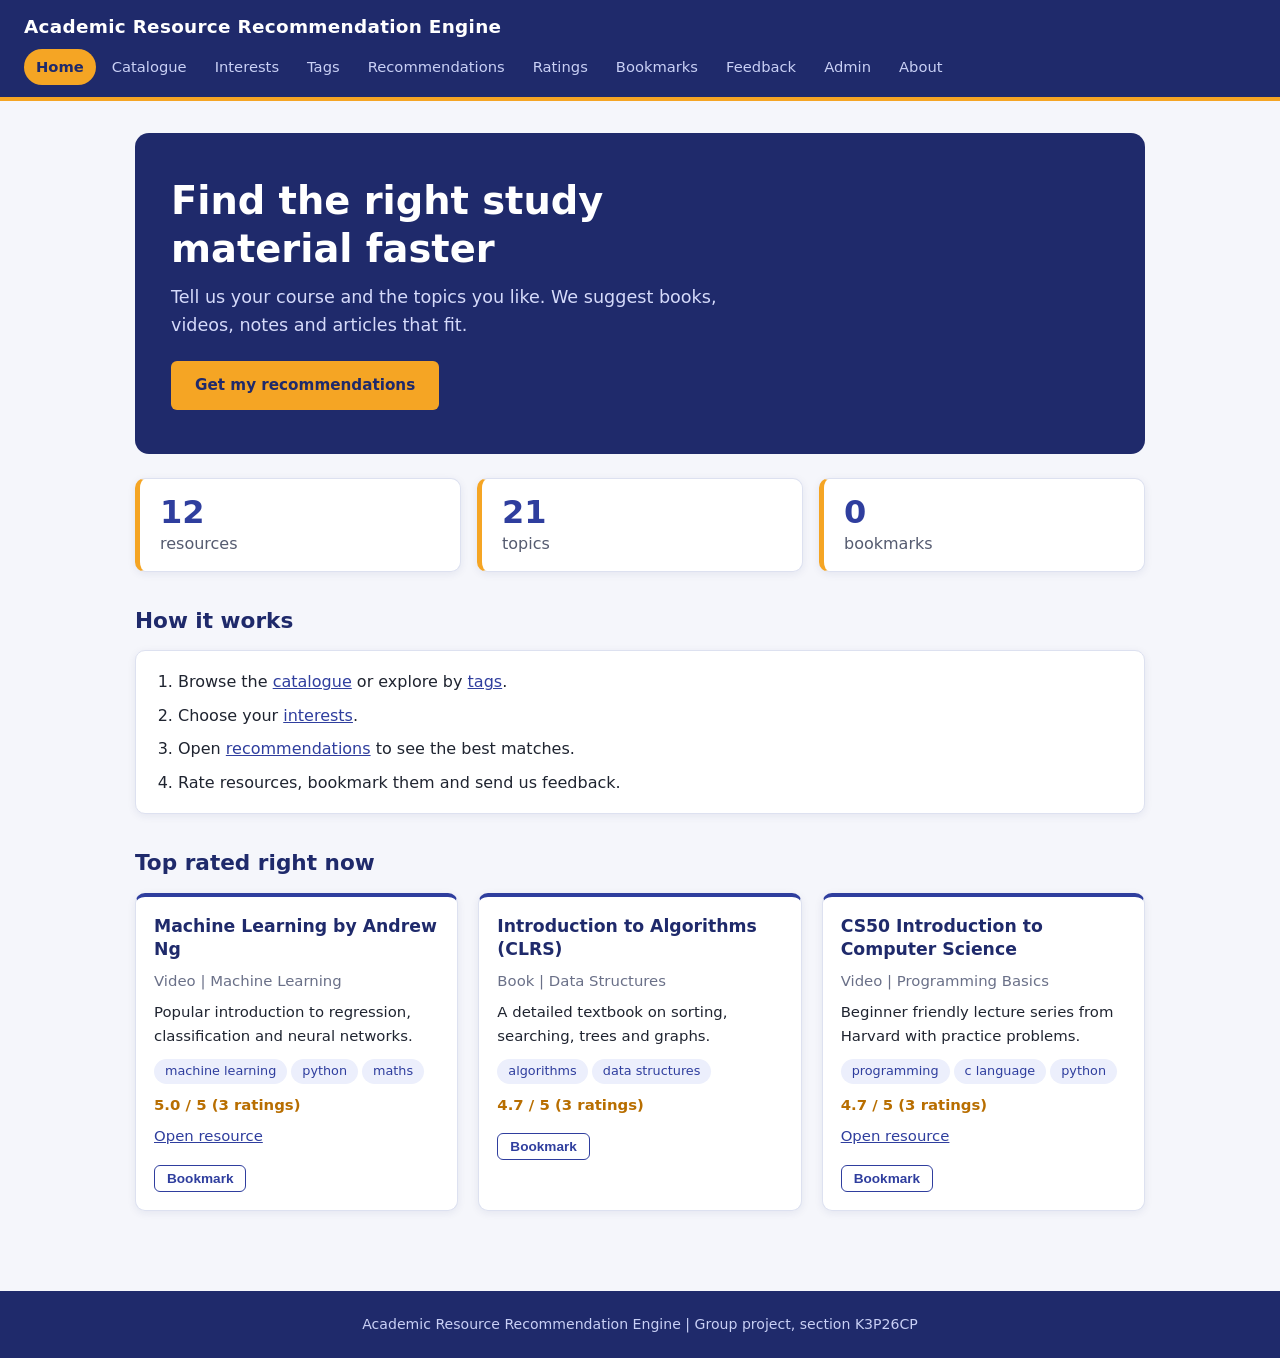
<file: academic-resource-recommender/index.html>
<!DOCTYPE html>
<html lang="en">
<head>
  <meta charset="UTF-8">
  <meta name="viewport" content="width=device-width, initial-scale=1.0">
  <title>Home | Academic Resource Recommendation Engine</title>
  <link rel="stylesheet" href="css/common.css">
  <link rel="stylesheet" href="css/home.css">
</head>
<body>

  <header>
    <div class="logo">Academic Resource Recommendation Engine</div>
    <nav>
      <a href="index.html" class="active">Home</a>
      <a href="catalogue.html">Catalogue</a>
      <a href="interests.html">Interests</a>
      <a href="tags.html">Tags</a>
      <a href="recommendations.html">Recommendations</a>
      <a href="ratings.html">Ratings</a>
      <a href="bookmarks.html">Bookmarks</a>
      <a href="feedback.html">Feedback</a>
      <a href="admin.html">Admin</a>
      <a href="about.html">About</a>
    </nav>
  </header>

  <main class="container">
    <section class="hero">
      <h1>Find the right study material faster</h1>
      <p>Tell us your course and the topics you like. We suggest books, videos, notes and articles that fit.</p>
      <a class="button" href="recommendations.html">Get my recommendations</a>
    </section>

    <section class="stats">
      <div class="stat-box"><span id="total-resources">0</span> resources</div>
      <div class="stat-box"><span id="total-topics">0</span> topics</div>
      <div class="stat-box"><span id="total-bookmarks">0</span> bookmarks</div>
    </section>

    <h2>How it works</h2>
    <ol class="steps">
      <li>Browse the <a href="catalogue.html">catalogue</a> or explore by <a href="tags.html">tags</a>.</li>
      <li>Choose your <a href="interests.html">interests</a>.</li>
      <li>Open <a href="recommendations.html">recommendations</a> to see the best matches.</li>
      <li>Rate resources, bookmark them and send us feedback.</li>
    </ol>

    <h2>Top rated right now</h2>
    <div id="top-resources" class="card-grid"></div>
  </main>

  <footer>
    <p>Academic Resource Recommendation Engine | Group project, section K3P26CP</p>
  </footer>

  <script src="js/data.js"></script>
  <script src="js/home.js"></script>
</body>
</html>
</file>
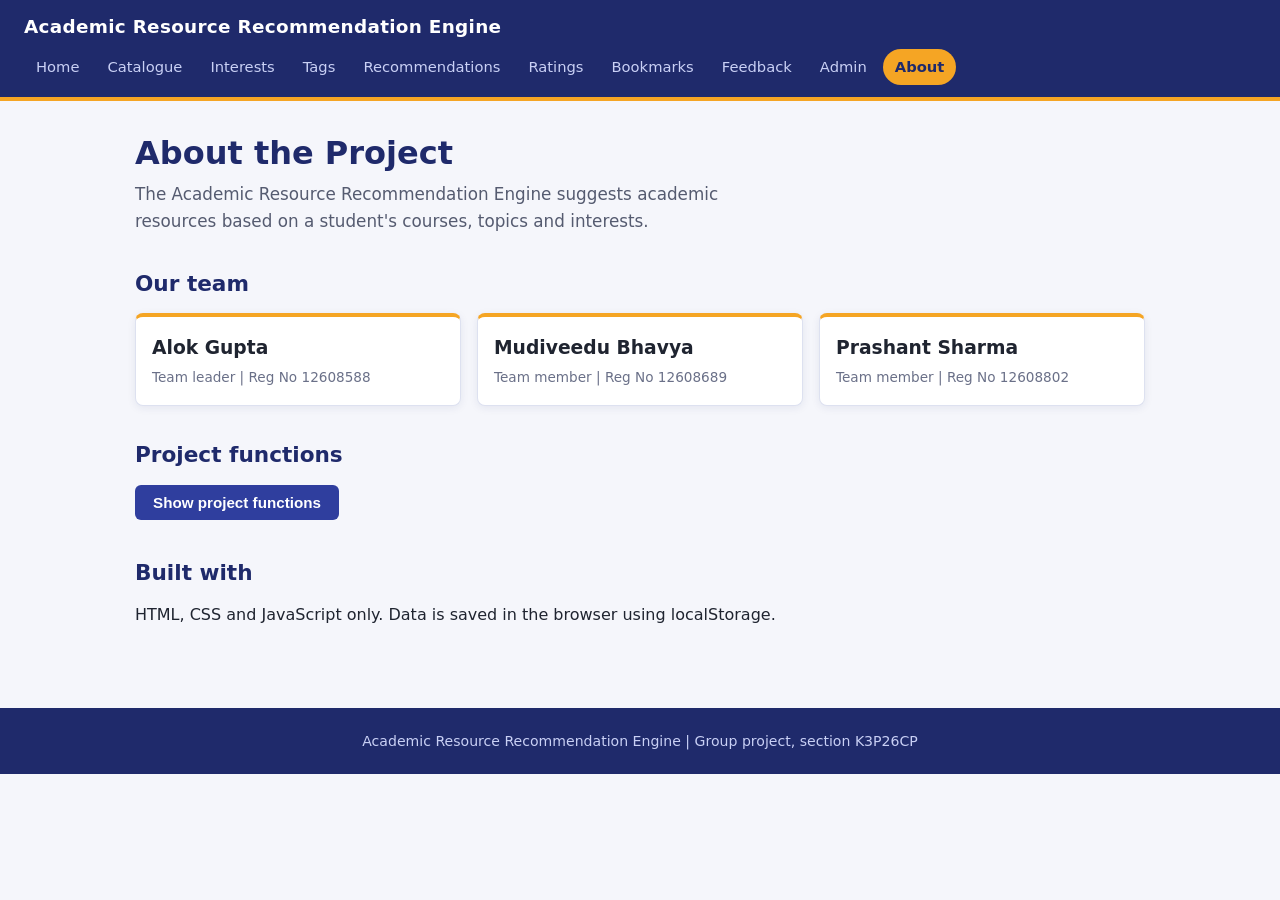
<file: academic-resource-recommender/about.html>
<!DOCTYPE html>
<html lang="en">
<head>
  <meta charset="UTF-8">
  <meta name="viewport" content="width=device-width, initial-scale=1.0">
  <title>About | Academic Resource Recommendation Engine</title>
  <link rel="stylesheet" href="css/common.css">
  <link rel="stylesheet" href="css/about.css">
</head>
<body>

  <header>
    <div class="logo">Academic Resource Recommendation Engine</div>
    <nav>
      <a href="index.html">Home</a>
      <a href="catalogue.html">Catalogue</a>
      <a href="interests.html">Interests</a>
      <a href="tags.html">Tags</a>
      <a href="recommendations.html">Recommendations</a>
      <a href="ratings.html">Ratings</a>
      <a href="bookmarks.html">Bookmarks</a>
      <a href="feedback.html">Feedback</a>
      <a href="admin.html">Admin</a>
      <a href="about.html" class="active">About</a>
    </nav>
  </header>

  <main class="container">
    <h1>About the Project</h1>
    <p class="intro">
      The Academic Resource Recommendation Engine suggests academic resources based on
      a student's courses, topics and interests.
    </p>

    <h2>Our team</h2>
    <div class="team-grid">
      <div class="team-card">
        <h3>Alok Gupta</h3>
        <p class="meta">Team leader | Reg No 12608588</p>
      </div>
      <div class="team-card">
        <h3>Mudiveedu Bhavya</h3>
        <p class="meta">Team member | Reg No 12608689</p>
      </div>
      <div class="team-card">
        <h3>Prashant Sharma</h3>
        <p class="meta">Team member | Reg No 12608802</p>
      </div>
    </div>

    <h2>Project functions</h2>
    <button id="toggle-functions">Show project functions</button>
    <ul id="function-list" class="hidden">
      <li>Resource catalogue with search and filters</li>
      <li>User interests</li>
      <li>Course and topic tags</li>
      <li>Recommendation rules</li>
      <li>Ratings</li>
      <li>Bookmarks</li>
      <li>Feedback</li>
      <li>Admin management</li>
    </ul>

    <h2>Built with</h2>
    <p>HTML, CSS and JavaScript only. Data is saved in the browser using localStorage.</p>
  </main>

  <footer>
    <p>Academic Resource Recommendation Engine | Group project, section K3P26CP</p>
  </footer>

  <script src="js/data.js"></script>
  <script src="js/about.js"></script>
</body>
</html>
</file>
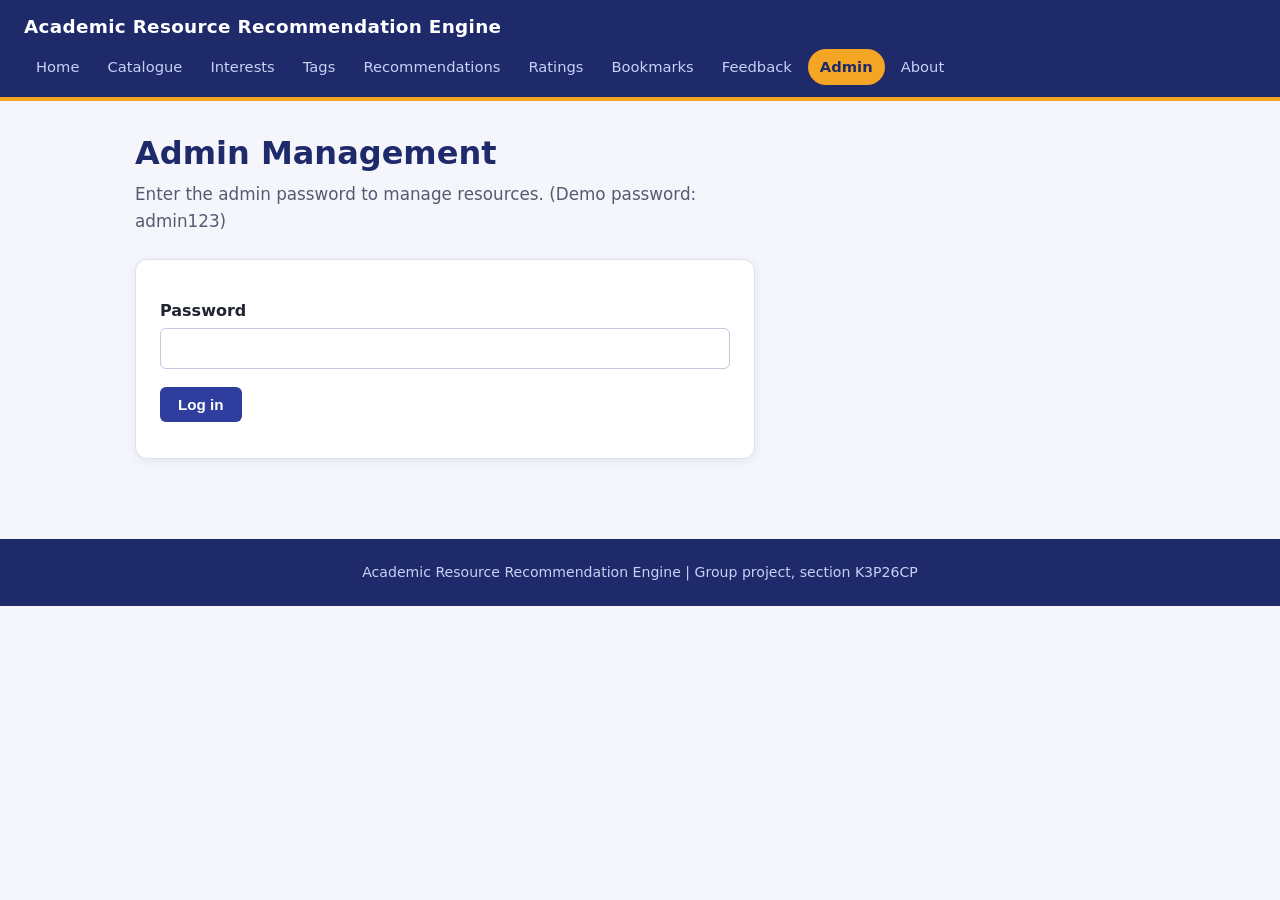
<file: academic-resource-recommender/admin.html>
<!DOCTYPE html>
<html lang="en">
<head>
  <meta charset="UTF-8">
  <meta name="viewport" content="width=device-width, initial-scale=1.0">
  <title>Admin | Academic Resource Recommendation Engine</title>
  <link rel="stylesheet" href="css/common.css">
  <link rel="stylesheet" href="css/admin.css">
</head>
<body>

  <header>
    <div class="logo">Academic Resource Recommendation Engine</div>
    <nav>
      <a href="index.html">Home</a>
      <a href="catalogue.html">Catalogue</a>
      <a href="interests.html">Interests</a>
      <a href="tags.html">Tags</a>
      <a href="recommendations.html">Recommendations</a>
      <a href="ratings.html">Ratings</a>
      <a href="bookmarks.html">Bookmarks</a>
      <a href="feedback.html">Feedback</a>
      <a href="admin.html" class="active">Admin</a>
      <a href="about.html">About</a>
    </nav>
  </header>

  <main class="container">
    <h1>Admin Management</h1>

    <!-- shown before the admin logs in -->
    <section id="login-box">
      <p class="intro">Enter the admin password to manage resources. (Demo password: admin123)</p>
      <form id="login-form" class="form-box">
        <label for="password">Password</label>
        <input type="password" id="password">
        <button type="submit">Log in</button>
        <p id="login-message" class="message"></p>
      </form>
    </section>

    <!-- shown after login -->
    <section id="admin-panel" class="hidden">
      <div class="admin-top">
        <p>Feedback received: <strong id="feedback-count">0</strong></p>
        <button id="logout-button">Log out</button>
      </div>

      <h2>Add a new resource</h2>
      <form id="add-form" class="form-box">
        <label for="title">Title</label>
        <input type="text" id="title">

        <label for="type">Type</label>
        <select id="type">
          <option value="Book">Book</option>
          <option value="Video">Video</option>
          <option value="Article">Article</option>
          <option value="Notes">Notes</option>
        </select>

        <label for="course">Course</label>
        <input type="text" id="course" placeholder="e.g. Data Structures">

        <label for="topics">Topics (separate with commas)</label>
        <input type="text" id="topics" placeholder="e.g. python, maths">

        <label for="description">Description</label>
        <textarea id="description"></textarea>

        <label for="link">Link (optional)</label>
        <input type="url" id="link" placeholder="https://">

        <button type="submit">Add resource</button>
        <p id="add-message" class="message"></p>
      </form>

      <h2>Manage resources</h2>
      <table>
        <thead>
          <tr>
            <th>Title</th>
            <th>Type</th>
            <th>Course</th>
            <th>Action</th>
          </tr>
        </thead>
        <tbody id="admin-table-body"></tbody>
      </table>
      <button id="reset-button">Reset to sample resources</button>
    </section>
  </main>

  <footer>
    <p>Academic Resource Recommendation Engine | Group project, section K3P26CP</p>
  </footer>

  <script src="js/data.js"></script>
  <script src="js/admin.js"></script>
</body>
</html>
</file>
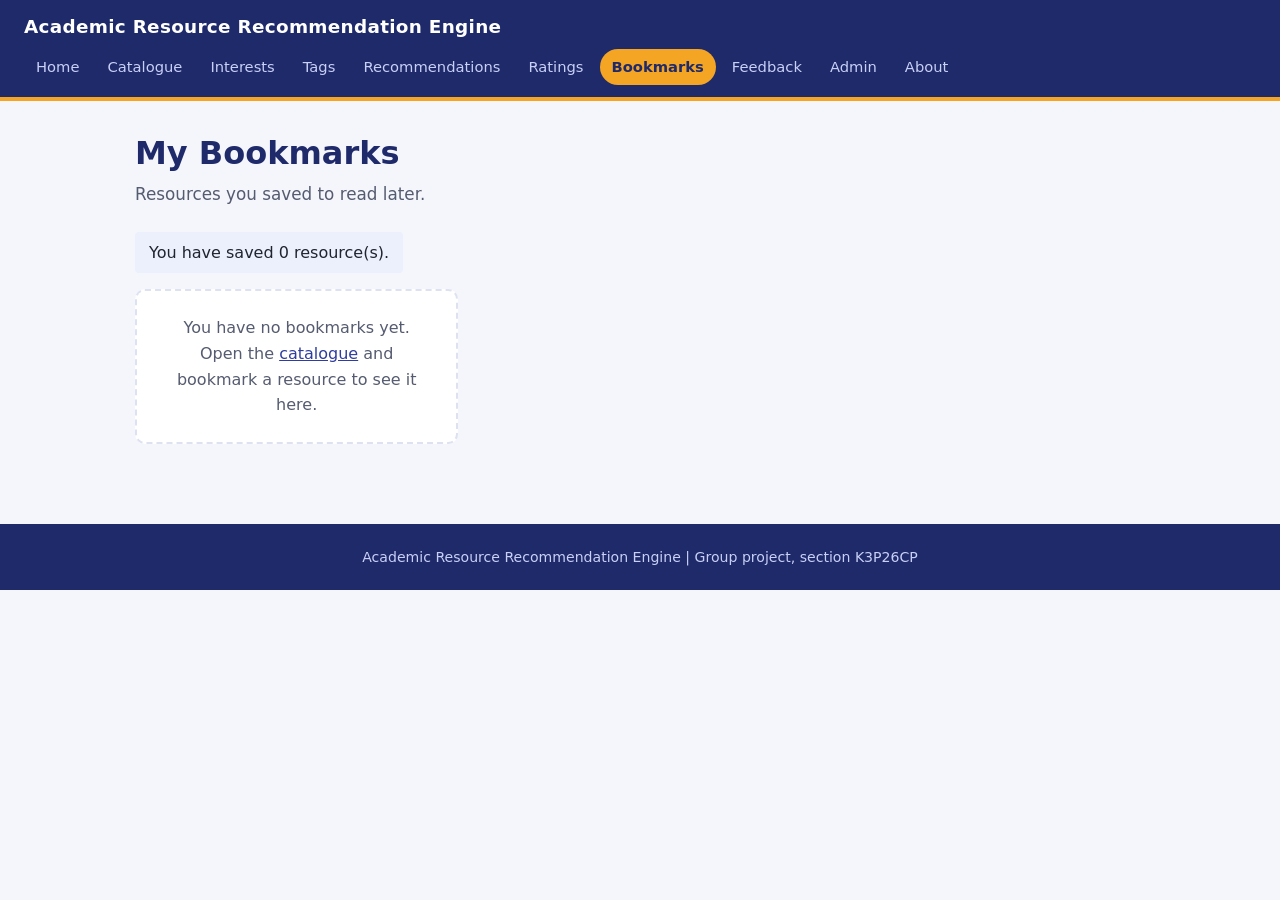
<file: academic-resource-recommender/bookmarks.html>
<!DOCTYPE html>
<html lang="en">
<head>
  <meta charset="UTF-8">
  <meta name="viewport" content="width=device-width, initial-scale=1.0">
  <title>Bookmarks | Academic Resource Recommendation Engine</title>
  <link rel="stylesheet" href="css/common.css">
  <link rel="stylesheet" href="css/bookmarks.css">
</head>
<body>

  <header>
    <div class="logo">Academic Resource Recommendation Engine</div>
    <nav>
      <a href="index.html">Home</a>
      <a href="catalogue.html">Catalogue</a>
      <a href="interests.html">Interests</a>
      <a href="tags.html">Tags</a>
      <a href="recommendations.html">Recommendations</a>
      <a href="ratings.html">Ratings</a>
      <a href="bookmarks.html" class="active">Bookmarks</a>
      <a href="feedback.html">Feedback</a>
      <a href="admin.html">Admin</a>
      <a href="about.html">About</a>
    </nav>
  </header>

  <main class="container">
    <h1>My Bookmarks</h1>
    <p class="intro">Resources you saved to read later.</p>

    <p id="bookmark-summary"></p>
    <div id="bookmark-list" class="card-grid"></div>
  </main>

  <footer>
    <p>Academic Resource Recommendation Engine | Group project, section K3P26CP</p>
  </footer>

  <script src="js/data.js"></script>
  <script src="js/bookmarks.js"></script>
</body>
</html>
</file>
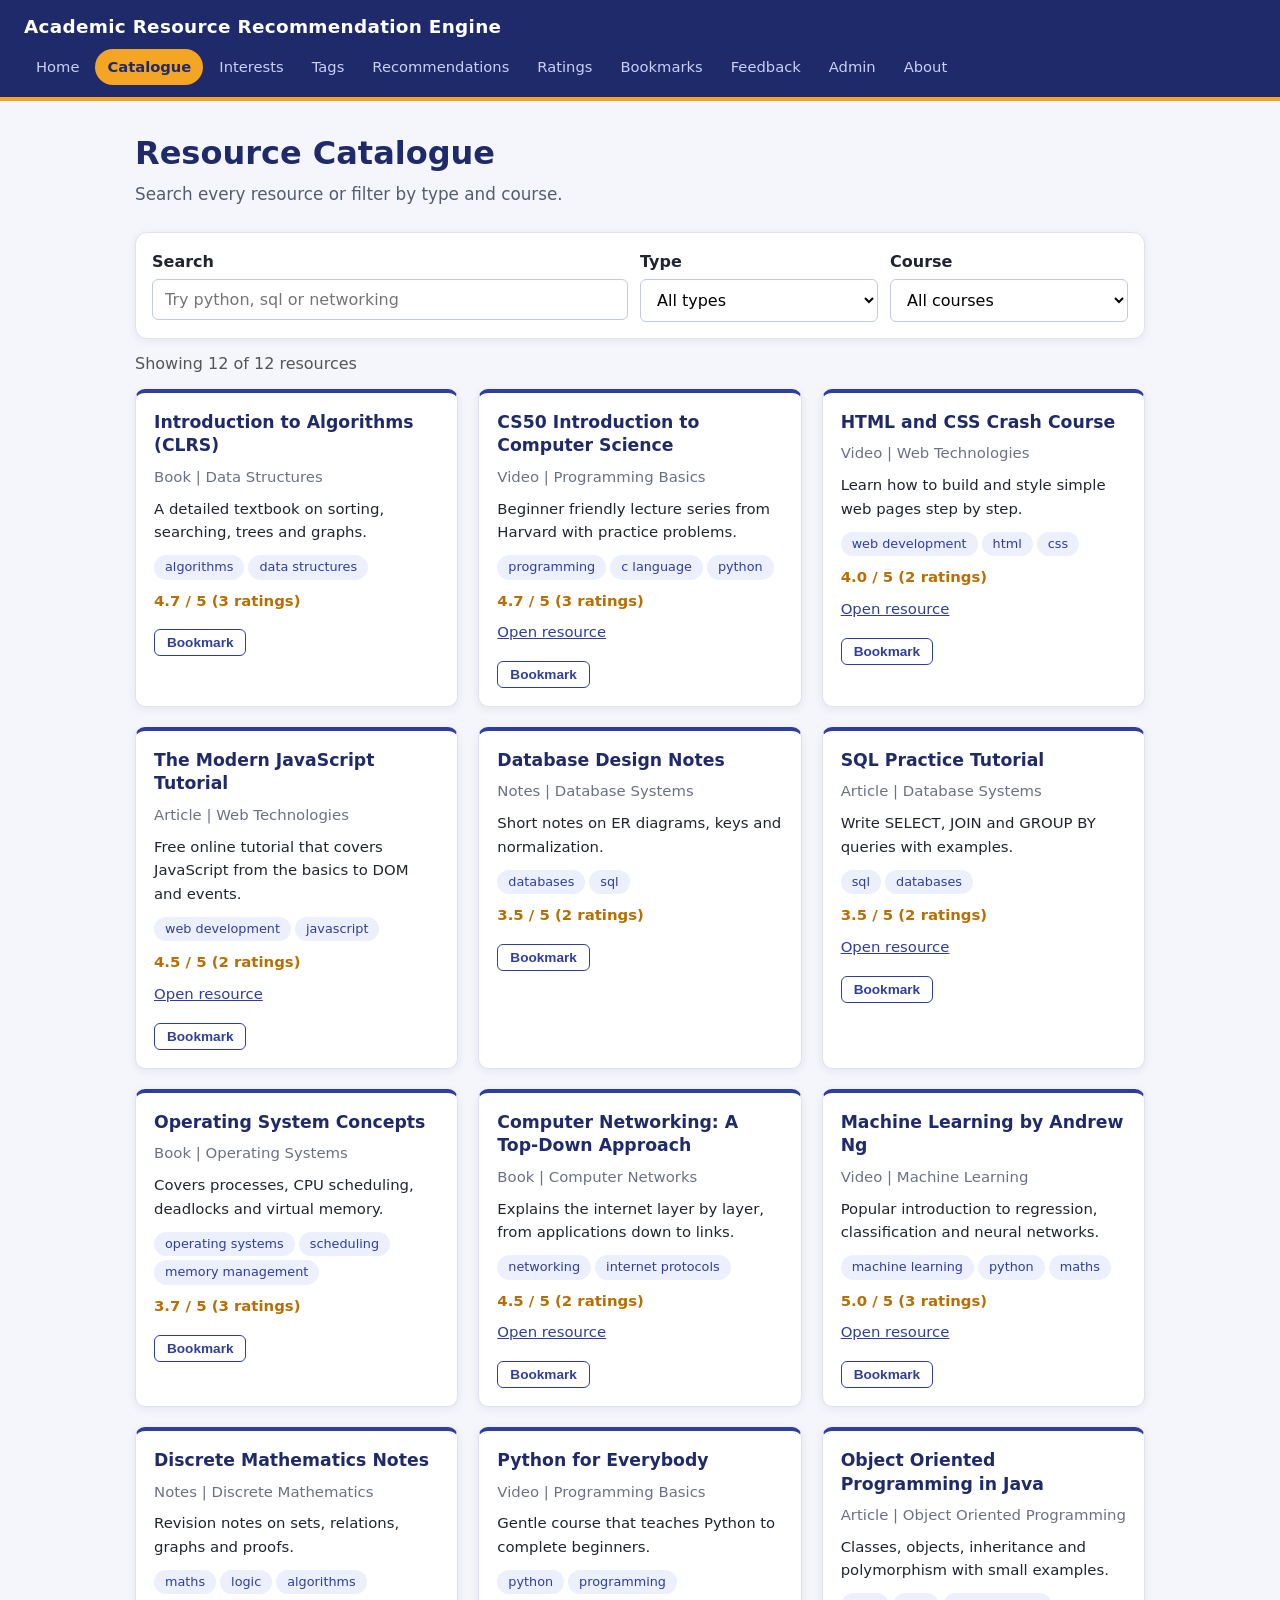
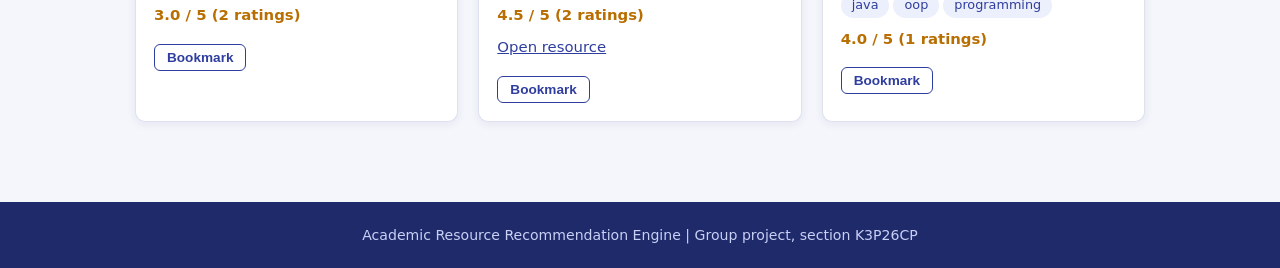
<file: academic-resource-recommender/catalogue.html>
<!DOCTYPE html>
<html lang="en">
<head>
  <meta charset="UTF-8">
  <meta name="viewport" content="width=device-width, initial-scale=1.0">
  <title>Catalogue | Academic Resource Recommendation Engine</title>
  <link rel="stylesheet" href="css/common.css">
  <link rel="stylesheet" href="css/catalogue.css">
</head>
<body>

  <header>
    <div class="logo">Academic Resource Recommendation Engine</div>
    <nav>
      <a href="index.html">Home</a>
      <a href="catalogue.html" class="active">Catalogue</a>
      <a href="interests.html">Interests</a>
      <a href="tags.html">Tags</a>
      <a href="recommendations.html">Recommendations</a>
      <a href="ratings.html">Ratings</a>
      <a href="bookmarks.html">Bookmarks</a>
      <a href="feedback.html">Feedback</a>
      <a href="admin.html">Admin</a>
      <a href="about.html">About</a>
    </nav>
  </header>

  <main class="container">
    <h1>Resource Catalogue</h1>
    <p class="intro">Search every resource or filter by type and course.</p>

    <section class="filters">
      <div>
        <label for="search-box">Search</label>
        <input type="text" id="search-box" placeholder="Try python, sql or networking">
      </div>
      <div>
        <label for="type-filter">Type</label>
        <select id="type-filter">
          <option value="">All types</option>
          <option value="Book">Book</option>
          <option value="Video">Video</option>
          <option value="Article">Article</option>
          <option value="Notes">Notes</option>
        </select>
      </div>
      <div>
        <label for="course-filter">Course</label>
        <select id="course-filter">
          <option value="">All courses</option>
        </select>
      </div>
    </section>

    <p id="result-count"></p>
    <div id="resource-list" class="card-grid"></div>
  </main>

  <footer>
    <p>Academic Resource Recommendation Engine | Group project, section K3P26CP</p>
  </footer>

  <script src="js/data.js"></script>
  <script src="js/catalogue.js"></script>
</body>
</html>
</file>
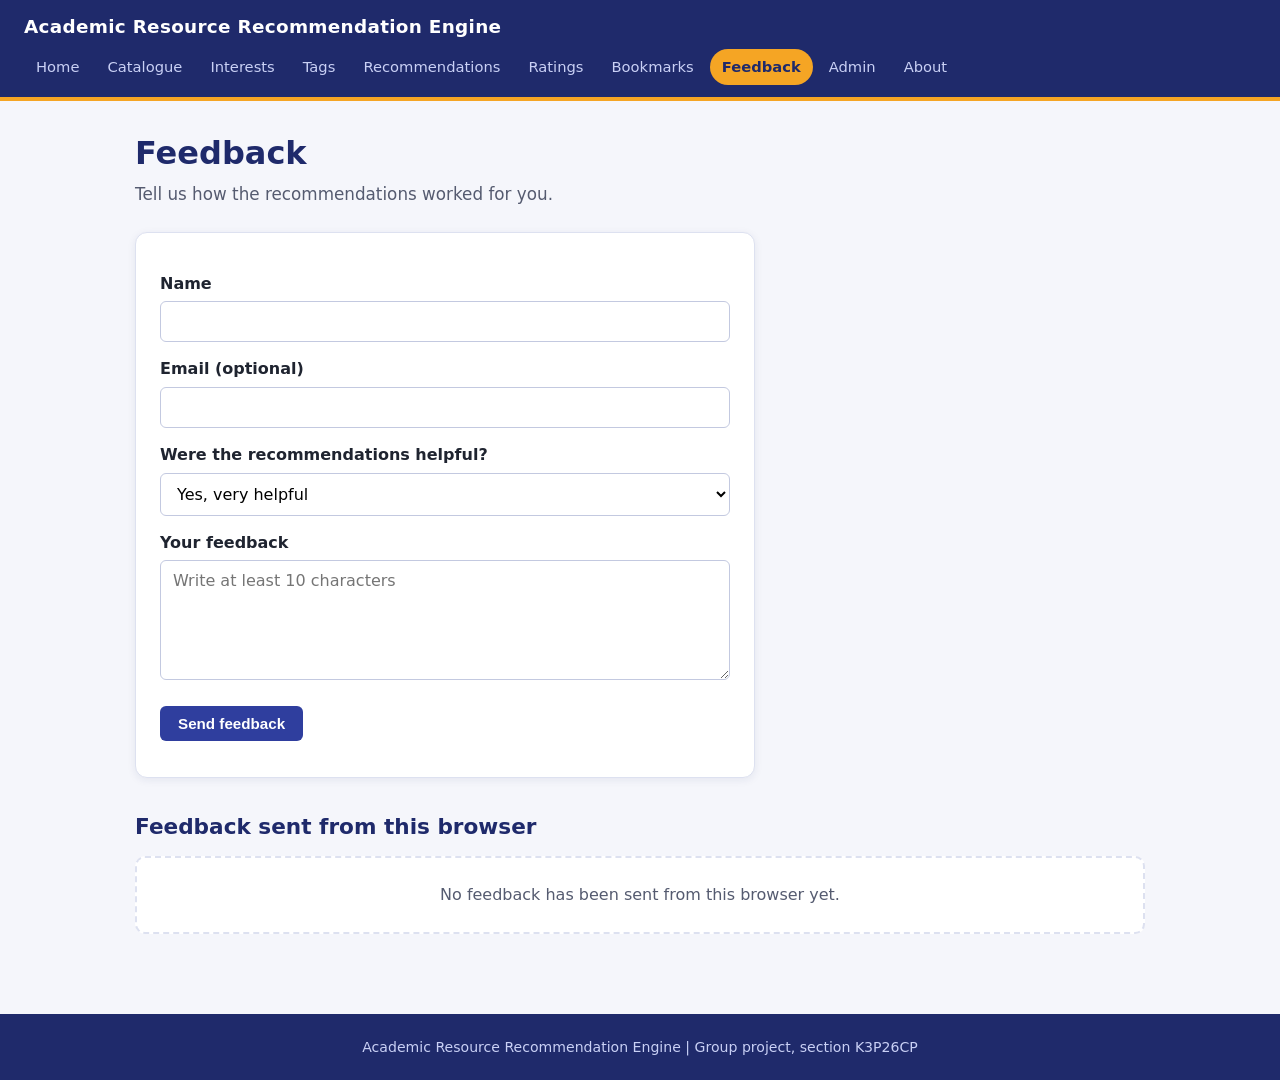
<file: academic-resource-recommender/feedback.html>
<!DOCTYPE html>
<html lang="en">
<head>
  <meta charset="UTF-8">
  <meta name="viewport" content="width=device-width, initial-scale=1.0">
  <title>Feedback | Academic Resource Recommendation Engine</title>
  <link rel="stylesheet" href="css/common.css">
  <link rel="stylesheet" href="css/feedback.css">
</head>
<body>

  <header>
    <div class="logo">Academic Resource Recommendation Engine</div>
    <nav>
      <a href="index.html">Home</a>
      <a href="catalogue.html">Catalogue</a>
      <a href="interests.html">Interests</a>
      <a href="tags.html">Tags</a>
      <a href="recommendations.html">Recommendations</a>
      <a href="ratings.html">Ratings</a>
      <a href="bookmarks.html">Bookmarks</a>
      <a href="feedback.html" class="active">Feedback</a>
      <a href="admin.html">Admin</a>
      <a href="about.html">About</a>
    </nav>
  </header>

  <main class="container">
    <h1>Feedback</h1>
    <p class="intro">Tell us how the recommendations worked for you.</p>

    <form id="feedback-form" class="form-box">
      <label for="name">Name</label>
      <input type="text" id="name">

      <label for="email">Email (optional)</label>
      <input type="email" id="email">

      <label for="helpful">Were the recommendations helpful?</label>
      <select id="helpful">
        <option value="Yes, very helpful">Yes, very helpful</option>
        <option value="Somewhat helpful">Somewhat helpful</option>
        <option value="Not helpful">Not helpful</option>
      </select>

      <label for="feedback-text">Your feedback</label>
      <textarea id="feedback-text" placeholder="Write at least 10 characters"></textarea>

      <button type="submit">Send feedback</button>
      <p id="message" class="message"></p>
    </form>

    <h2>Feedback sent from this browser</h2>
    <div id="feedback-list"></div>
  </main>

  <footer>
    <p>Academic Resource Recommendation Engine | Group project, section K3P26CP</p>
  </footer>

  <script src="js/data.js"></script>
  <script src="js/feedback.js"></script>
</body>
</html>
</file>
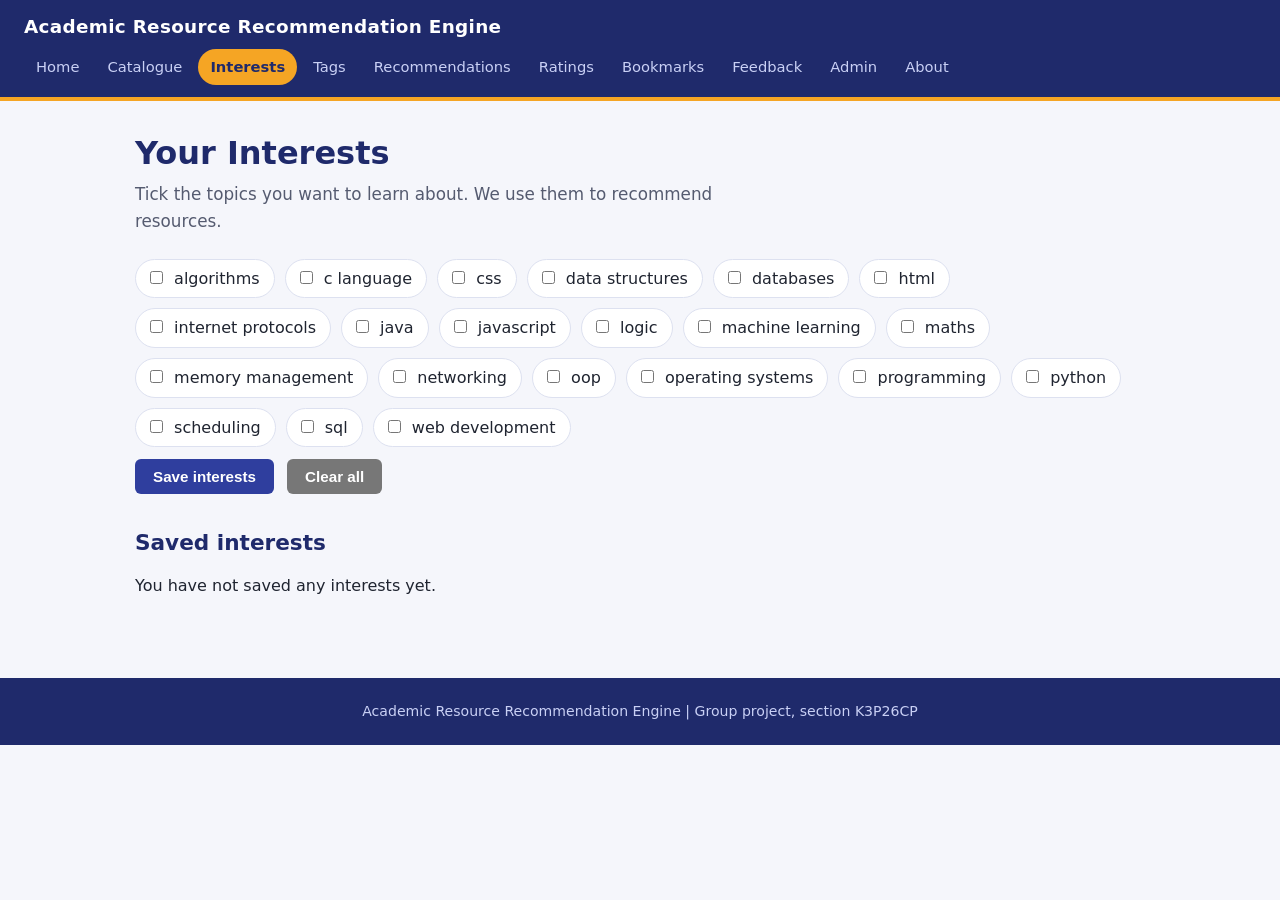
<file: academic-resource-recommender/interests.html>
<!DOCTYPE html>
<html lang="en">
<head>
  <meta charset="UTF-8">
  <meta name="viewport" content="width=device-width, initial-scale=1.0">
  <title>Interests | Academic Resource Recommendation Engine</title>
  <link rel="stylesheet" href="css/common.css">
  <link rel="stylesheet" href="css/interests.css">
</head>
<body>

  <header>
    <div class="logo">Academic Resource Recommendation Engine</div>
    <nav>
      <a href="index.html">Home</a>
      <a href="catalogue.html">Catalogue</a>
      <a href="interests.html" class="active">Interests</a>
      <a href="tags.html">Tags</a>
      <a href="recommendations.html">Recommendations</a>
      <a href="ratings.html">Ratings</a>
      <a href="bookmarks.html">Bookmarks</a>
      <a href="feedback.html">Feedback</a>
      <a href="admin.html">Admin</a>
      <a href="about.html">About</a>
    </nav>
  </header>

  <main class="container">
    <h1>Your Interests</h1>
    <p class="intro">Tick the topics you want to learn about. We use them to recommend resources.</p>

    <div id="topic-list"></div>

    <div class="button-row">
      <button id="save-interests">Save interests</button>
      <button id="clear-interests">Clear all</button>
    </div>
    <p id="message" class="message"></p>

    <h2>Saved interests</h2>
    <div id="saved-interests"></div>
  </main>

  <footer>
    <p>Academic Resource Recommendation Engine | Group project, section K3P26CP</p>
  </footer>

  <script src="js/data.js"></script>
  <script src="js/interests.js"></script>
</body>
</html>
</file>
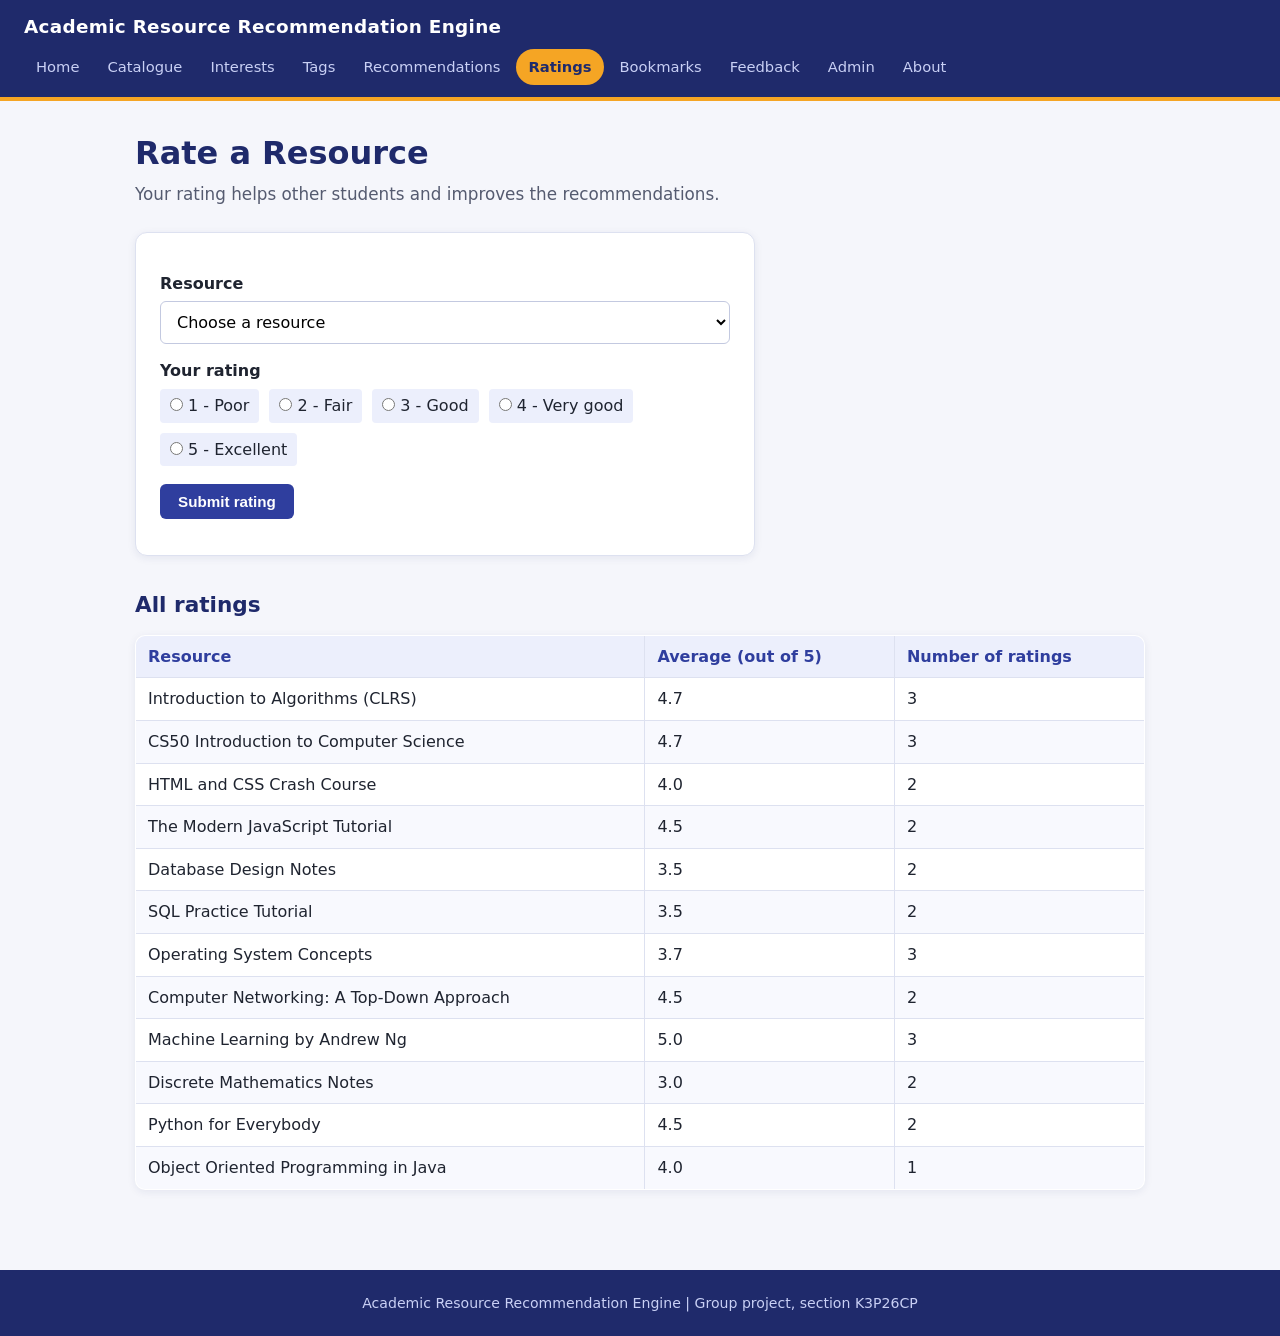
<file: academic-resource-recommender/ratings.html>
<!DOCTYPE html>
<html lang="en">
<head>
  <meta charset="UTF-8">
  <meta name="viewport" content="width=device-width, initial-scale=1.0">
  <title>Ratings | Academic Resource Recommendation Engine</title>
  <link rel="stylesheet" href="css/common.css">
  <link rel="stylesheet" href="css/ratings.css">
</head>
<body>

  <header>
    <div class="logo">Academic Resource Recommendation Engine</div>
    <nav>
      <a href="index.html">Home</a>
      <a href="catalogue.html">Catalogue</a>
      <a href="interests.html">Interests</a>
      <a href="tags.html">Tags</a>
      <a href="recommendations.html">Recommendations</a>
      <a href="ratings.html" class="active">Ratings</a>
      <a href="bookmarks.html">Bookmarks</a>
      <a href="feedback.html">Feedback</a>
      <a href="admin.html">Admin</a>
      <a href="about.html">About</a>
    </nav>
  </header>

  <main class="container">
    <h1>Rate a Resource</h1>
    <p class="intro">Your rating helps other students and improves the recommendations.</p>

    <form id="rating-form" class="form-box">
      <label for="resource-select">Resource</label>
      <select id="resource-select">
        <option value="">Choose a resource</option>
      </select>

      <label>Your rating</label>
      <div class="star-options">
        <label class="star-option"><input type="radio" name="stars" value="1"> 1 - Poor</label>
        <label class="star-option"><input type="radio" name="stars" value="2"> 2 - Fair</label>
        <label class="star-option"><input type="radio" name="stars" value="3"> 3 - Good</label>
        <label class="star-option"><input type="radio" name="stars" value="4"> 4 - Very good</label>
        <label class="star-option"><input type="radio" name="stars" value="5"> 5 - Excellent</label>
      </div>

      <button type="submit">Submit rating</button>
      <p id="message" class="message"></p>
    </form>

    <h2>All ratings</h2>
    <table>
      <thead>
        <tr>
          <th>Resource</th>
          <th>Average (out of 5)</th>
          <th>Number of ratings</th>
        </tr>
      </thead>
      <tbody id="rating-table-body"></tbody>
    </table>
  </main>

  <footer>
    <p>Academic Resource Recommendation Engine | Group project, section K3P26CP</p>
  </footer>

  <script src="js/data.js"></script>
  <script src="js/ratings.js"></script>
</body>
</html>
</file>
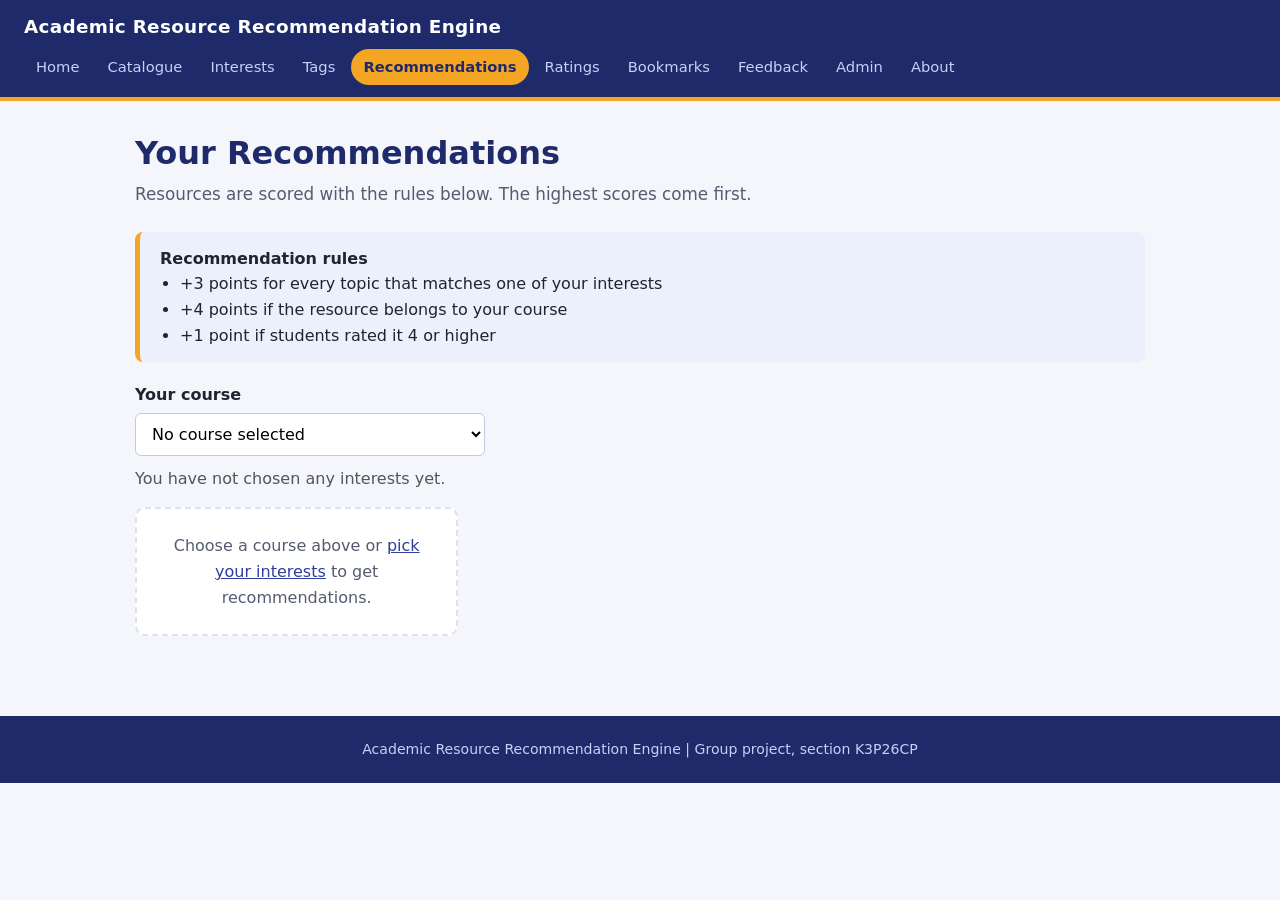
<file: academic-resource-recommender/recommendations.html>
<!DOCTYPE html>
<html lang="en">
<head>
  <meta charset="UTF-8">
  <meta name="viewport" content="width=device-width, initial-scale=1.0">
  <title>Recommendations | Academic Resource Recommendation Engine</title>
  <link rel="stylesheet" href="css/common.css">
  <link rel="stylesheet" href="css/recommendations.css">
</head>
<body>

  <header>
    <div class="logo">Academic Resource Recommendation Engine</div>
    <nav>
      <a href="index.html">Home</a>
      <a href="catalogue.html">Catalogue</a>
      <a href="interests.html">Interests</a>
      <a href="tags.html">Tags</a>
      <a href="recommendations.html" class="active">Recommendations</a>
      <a href="ratings.html">Ratings</a>
      <a href="bookmarks.html">Bookmarks</a>
      <a href="feedback.html">Feedback</a>
      <a href="admin.html">Admin</a>
      <a href="about.html">About</a>
    </nav>
  </header>

  <main class="container">
    <h1>Your Recommendations</h1>
    <p class="intro">Resources are scored with the rules below. The highest scores come first.</p>

    <section class="rules-box">
      <strong>Recommendation rules</strong>
      <ul>
        <li>+3 points for every topic that matches one of your interests</li>
        <li>+4 points if the resource belongs to your course</li>
        <li>+1 point if students rated it 4 or higher</li>
      </ul>
    </section>

    <div class="course-picker">
      <label for="course-select">Your course</label>
      <select id="course-select">
        <option value="">No course selected</option>
      </select>
    </div>
    <p id="interest-info"></p>

    <div id="recommendation-list" class="card-grid"></div>
  </main>

  <footer>
    <p>Academic Resource Recommendation Engine | Group project, section K3P26CP</p>
  </footer>

  <script src="js/data.js"></script>
  <script src="js/recommendations.js"></script>
</body>
</html>
</file>
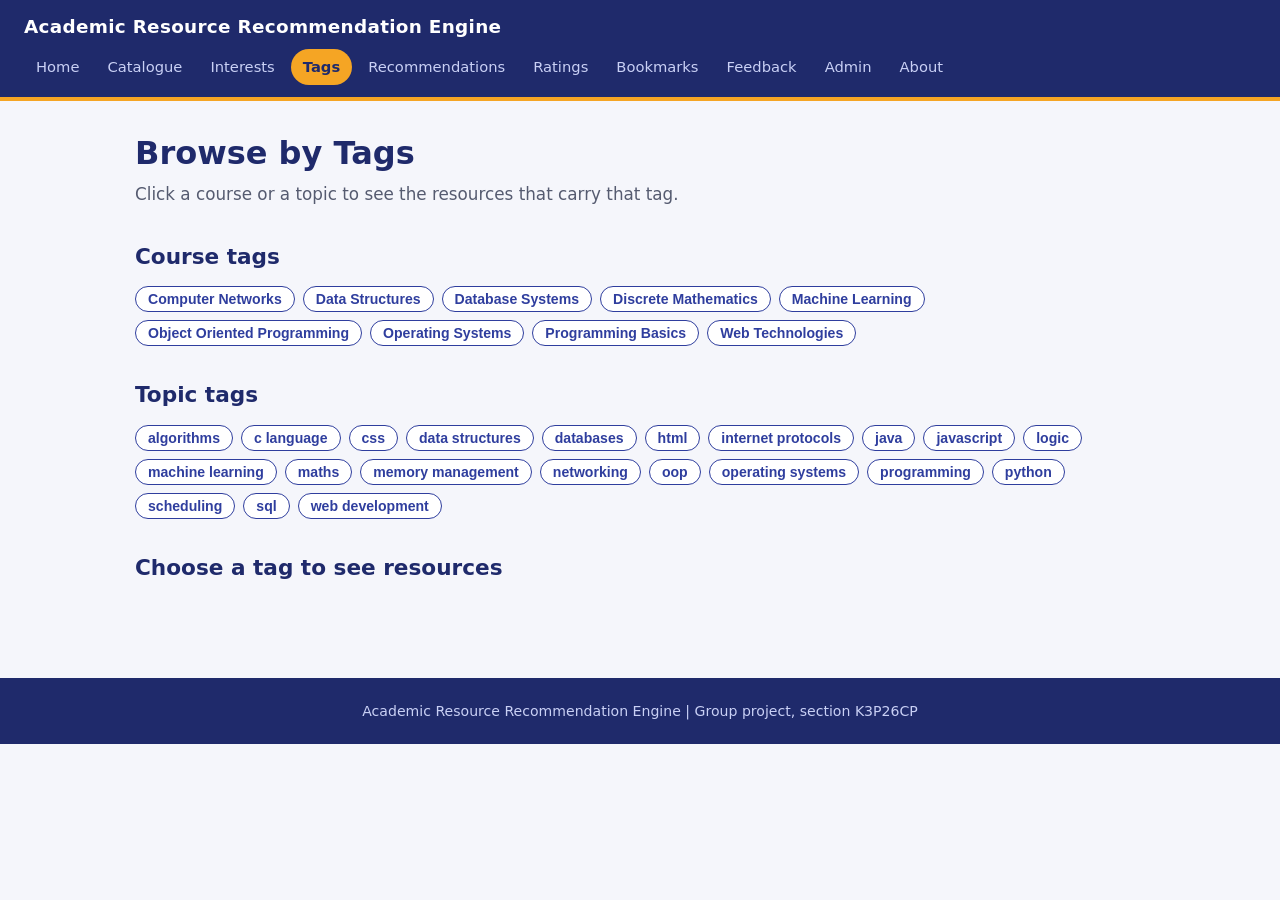
<file: academic-resource-recommender/tags.html>
<!DOCTYPE html>
<html lang="en">
<head>
  <meta charset="UTF-8">
  <meta name="viewport" content="width=device-width, initial-scale=1.0">
  <title>Tags | Academic Resource Recommendation Engine</title>
  <link rel="stylesheet" href="css/common.css">
  <link rel="stylesheet" href="css/tags.css">
</head>
<body>

  <header>
    <div class="logo">Academic Resource Recommendation Engine</div>
    <nav>
      <a href="index.html">Home</a>
      <a href="catalogue.html">Catalogue</a>
      <a href="interests.html">Interests</a>
      <a href="tags.html" class="active">Tags</a>
      <a href="recommendations.html">Recommendations</a>
      <a href="ratings.html">Ratings</a>
      <a href="bookmarks.html">Bookmarks</a>
      <a href="feedback.html">Feedback</a>
      <a href="admin.html">Admin</a>
      <a href="about.html">About</a>
    </nav>
  </header>

  <main class="container">
    <h1>Browse by Tags</h1>
    <p class="intro">Click a course or a topic to see the resources that carry that tag.</p>

    <h2>Course tags</h2>
    <div id="course-tags" class="tag-box"></div>

    <h2>Topic tags</h2>
    <div id="topic-tags" class="tag-box"></div>

    <h2 id="tag-heading">Choose a tag to see resources</h2>
    <div id="tag-results" class="card-grid"></div>
  </main>

  <footer>
    <p>Academic Resource Recommendation Engine | Group project, section K3P26CP</p>
  </footer>

  <script src="js/data.js"></script>
  <script src="js/tags.js"></script>
</body>
</html>
</file>
<file: academic-resource-recommender/css/common.css>
/* common.css - styles used on every page */

:root {
  --main: #2f3e9e;
  --main-dark: #1f2a6b;
  --accent: #f5a524;
  --light: #eceffc;
  --text: #1f2430;
  --border: #dde1f0;
  --shadow: 0 2px 8px rgba(31, 42, 107, 0.08);
  --shadow-hover: 0 8px 20px rgba(31, 42, 107, 0.16);
}

* {
  box-sizing: border-box;
  margin: 0;
  padding: 0;
}

body {
  font-family: "Segoe UI", system-ui, Arial, sans-serif;
  background: #f5f6fb;
  color: var(--text);
  line-height: 1.6;
}

a {
  color: var(--main);
}

:focus-visible {
  outline: 3px solid var(--accent);
  outline-offset: 2px;
}

/* ---------- header and navigation ---------- */
header {
  position: sticky;
  top: 0;
  z-index: 10;
  display: flex;
  flex-wrap: wrap;
  align-items: center;
  justify-content: space-between;
  gap: 8px 24px;
  background: var(--main-dark);
  padding: 12px 24px;
  border-bottom: 4px solid var(--accent);
}

.logo {
  color: white;
  font-size: 1.15rem;
  font-weight: 700;
  letter-spacing: 0.3px;
}

nav {
  display: flex;
  flex-wrap: wrap;
  gap: 4px;
}

nav a {
  color: #c9d0f5;
  text-decoration: none;
  font-size: 0.92rem;
  padding: 6px 12px;
  border-radius: 20px;
}

nav a:hover {
  background: rgba(255, 255, 255, 0.12);
  color: white;
}

nav a.active {
  background: var(--accent);
  color: var(--main-dark);
  font-weight: 600;
}

/* ---------- page layout ---------- */
.container {
  max-width: 1050px;
  margin: 0 auto;
  padding: 32px 20px;
}

h1 {
  color: var(--main-dark);
  font-size: 2rem;
  line-height: 1.25;
  margin-bottom: 8px;
}

h2 {
  color: var(--main-dark);
  font-size: 1.35rem;
  margin: 32px 0 12px;
}

.intro {
  color: #555b70;
  font-size: 1.05rem;
  margin-bottom: 24px;
  max-width: 650px;
}

footer {
  background: var(--main-dark);
  color: #c9d0f5;
  text-align: center;
  font-size: 0.88rem;
  padding: 22px;
  margin-top: 48px;
}

/* ---------- resource cards ---------- */
.card-grid {
  display: grid;
  grid-template-columns: repeat(auto-fill, minmax(290px, 1fr));
  gap: 20px;
}

.card {
  background: white;
  border: 1px solid var(--border);
  border-top: 4px solid var(--main);
  border-radius: 10px;
  box-shadow: var(--shadow);
  padding: 18px;
  transition: transform 0.15s, box-shadow 0.15s;
}

.card:hover {
  transform: translateY(-3px);
  box-shadow: var(--shadow-hover);
}

.card h3 {
  color: var(--main-dark);
  font-size: 1.08rem;
  line-height: 1.35;
  margin-bottom: 4px;
}

.card p {
  font-size: 0.93rem;
  margin: 8px 0;
}

.meta {
  color: #6a7088;
  font-size: 0.85rem;
}

.rating-text {
  color: #b86e00;
  font-weight: 700;
}

.tag {
  display: inline-block;
  background: var(--light);
  color: var(--main);
  border-radius: 14px;
  padding: 2px 11px;
  font-size: 0.8rem;
  margin: 2px 4px 2px 0;
}

/* ---------- buttons ---------- */
button,
.button {
  display: inline-block;
  background: var(--main);
  color: white;
  border: none;
  border-radius: 6px;
  padding: 9px 18px;
  font-size: 0.95rem;
  font-weight: 600;
  text-decoration: none;
  cursor: pointer;
}

button:hover,
.button:hover {
  background: var(--main-dark);
}

.bookmark-btn {
  background: white;
  color: var(--main);
  border: 1px solid var(--main);
  padding: 5px 12px;
  font-size: 0.85rem;
  margin-top: 8px;
}

.bookmark-btn:hover {
  background: var(--light);
}

.bookmark-btn.saved {
  background: var(--accent);
  border-color: var(--accent);
  color: var(--main-dark);
}

/* ---------- forms ---------- */
.form-box {
  background: white;
  border: 1px solid var(--border);
  border-radius: 12px;
  box-shadow: var(--shadow);
  padding: 24px;
  max-width: 620px;
}

label {
  display: block;
  font-weight: 600;
  margin: 14px 0 5px;
}

input[type="text"],
input[type="email"],
input[type="password"],
input[type="url"],
select,
textarea {
  width: 100%;
  padding: 10px 12px;
  border: 1px solid #c3c9e0;
  border-radius: 6px;
  background: white;
  font-size: 1rem;
  font-family: inherit;
}

input:focus,
select:focus,
textarea:focus {
  outline: none;
  border-color: var(--main);
  box-shadow: 0 0 0 3px rgba(47, 62, 158, 0.18);
}

.form-box button {
  margin-top: 18px;
}

.message {
  margin-top: 12px;
  font-weight: 600;
}

.message.error {
  color: #b3261e;
}

.message.success {
  color: #1e7e34;
}

.empty-text {
  background: white;
  border: 2px dashed var(--border);
  border-radius: 10px;
  color: #555b70;
  padding: 24px;
  text-align: center;
}
</file>
<file: academic-resource-recommender/css/home.css>
/* home.css - only used on index.html */

.hero {
  background: var(--main-dark);
  color: white;
  border-radius: 14px;
  padding: 44px 36px;
  margin-bottom: 24px;
}

.hero h1 {
  color: white;
  font-size: 2.4rem;
  max-width: 600px;
}

.hero p {
  color: #d5dafa;
  font-size: 1.1rem;
  max-width: 560px;
  margin: 10px 0 22px;
}

.hero .button {
  background: var(--accent);
  color: var(--main-dark);
  padding: 12px 24px;
}

.hero .button:hover {
  background: #ffb94a;
}

.stats {
  display: flex;
  flex-wrap: wrap;
  gap: 16px;
}

.stat-box {
  flex: 1;
  min-width: 150px;
  background: white;
  border: 1px solid var(--border);
  border-left: 5px solid var(--accent);
  border-radius: 10px;
  box-shadow: var(--shadow);
  color: #555b70;
  padding: 14px 20px;
}

.stat-box span {
  display: block;
  font-size: 2rem;
  font-weight: 700;
  color: var(--main);
  line-height: 1.2;
}

.steps {
  background: white;
  border: 1px solid var(--border);
  border-radius: 10px;
  box-shadow: var(--shadow);
  padding: 18px 20px 18px 42px;
}

.steps li {
  margin-bottom: 8px;
}

.steps li:last-child {
  margin-bottom: 0;
}
</file>
<file: academic-resource-recommender/css/about.css>
/* about.css - only used on about.html */

.team-grid {
  display: grid;
  grid-template-columns: repeat(auto-fill, minmax(260px, 1fr));
  gap: 16px;
  margin-bottom: 20px;
}

.team-card {
  background: white;
  border: 1px solid var(--border);
  border-top: 4px solid var(--main);
  border-radius: 8px;
  padding: 16px;
}

.team-card h3 {
  margin-bottom: 4px;
}

.hidden {
  display: none;
}

#function-list {
  margin: 14px 0 0 20px;
}

#function-list li {
  margin-bottom: 4px;
}

.team-card {
  box-shadow: var(--shadow);
  border-top-color: var(--accent);
}

#toggle-functions {
  margin-bottom: 4px;
}
</file>
<file: academic-resource-recommender/css/admin.css>
/* admin.css - only used on admin.html */

.hidden {
  display: none;
}

.admin-top {
  display: flex;
  justify-content: space-between;
  align-items: center;
  flex-wrap: wrap;
  gap: 10px;
}

.admin-top p {
  background: var(--light);
  border-radius: 4px;
  padding: 6px 14px;
}

textarea {
  height: 80px;
  resize: vertical;
}

table {
  width: 100%;
  border-collapse: collapse;
  background: white;
}

th,
td {
  border: 1px solid var(--border);
  padding: 8px 12px;
  text-align: left;
}

th {
  background: var(--light);
  color: var(--main);
}

.delete-btn {
  background: #b3261e;
  padding: 4px 10px;
  font-size: 0.85rem;
}

.delete-btn:hover {
  background: #8c1d18;
}

#reset-button,
#logout-button {
  background: #777;
}

#reset-button {
  margin-top: 12px;
}

table {
  border: 1px solid var(--border);
  border-radius: 10px;
  box-shadow: var(--shadow);
  overflow: hidden;
}

tbody tr:nth-child(even) {
  background: #f8f9fe;
}
</file>
<file: academic-resource-recommender/css/bookmarks.css>
/* bookmarks.css - only used on bookmarks.html */

#bookmark-summary {
  background: var(--light);
  border-radius: 4px;
  padding: 8px 14px;
  margin-bottom: 16px;
  display: inline-block;
}
</file>
<file: academic-resource-recommender/css/catalogue.css>
/* catalogue.css - only used on catalogue.html */

.filters {
  display: grid;
  grid-template-columns: 2fr 1fr 1fr;
  gap: 12px;
  margin-bottom: 8px;
}

.filters label {
  margin-top: 0;
}

#result-count {
  color: #555;
  margin: 12px 0;
}

@media (max-width: 700px) {
  .filters {
    grid-template-columns: 1fr;
  }
}

.filters {
  background: white;
  border: 1px solid var(--border);
  border-radius: 12px;
  box-shadow: var(--shadow);
  padding: 16px;
}
</file>
<file: academic-resource-recommender/css/feedback.css>
/* feedback.css - only used on feedback.html */

textarea {
  height: 120px;
  resize: vertical;
}

.feedback-item {
  background: white;
  border: 1px solid var(--border);
  border-left: 4px solid var(--accent);
  border-radius: 4px;
  padding: 10px 14px;
  margin-bottom: 10px;
  max-width: 600px;
}
</file>
<file: academic-resource-recommender/css/interests.css>
/* interests.css - only used on interests.html */

#topic-list {
  display: flex;
  flex-wrap: wrap;
  gap: 10px;
  margin: 12px 0;
}

.topic-option {
  background: white;
  border: 1px solid var(--border);
  border-radius: 20px;
  padding: 6px 14px;
  margin: 0;
  font-weight: normal;
  cursor: pointer;
}

.topic-option input {
  margin-right: 6px;
}

.button-row button {
  margin-right: 8px;
}

#clear-interests {
  background: #777;
}

.topic-option:hover {
  border-color: var(--main);
  background: var(--light);
}
</file>
<file: academic-resource-recommender/css/ratings.css>
/* ratings.css - only used on ratings.html */

.star-options {
  display: flex;
  flex-wrap: wrap;
  gap: 10px;
}

.star-option {
  margin: 0;
  font-weight: normal;
  background: var(--light);
  border-radius: 4px;
  padding: 4px 10px;
  cursor: pointer;
}

table {
  width: 100%;
  border-collapse: collapse;
  background: white;
}

th,
td {
  border: 1px solid var(--border);
  padding: 8px 12px;
  text-align: left;
}

th {
  background: var(--light);
  color: var(--main);
}

table {
  border: 1px solid var(--border);
  border-radius: 10px;
  box-shadow: var(--shadow);
  overflow: hidden;
}

tbody tr:nth-child(even) {
  background: #f8f9fe;
}
</file>
<file: academic-resource-recommender/css/recommendations.css>
/* recommendations.css - only used on recommendations.html */

.rules-box {
  background: var(--light);
  border-radius: 8px;
  padding: 14px 20px;
  margin-bottom: 20px;
}

.rules-box ul {
  margin-left: 20px;
}

.course-picker {
  max-width: 350px;
  margin-bottom: 10px;
}

#interest-info {
  color: #555;
  margin-bottom: 16px;
}

.score {
  font-weight: bold;
  color: var(--main);
}

.reasons {
  margin-left: 18px;
  font-size: 0.85rem;
  color: #555;
}

.rules-box {
  border-left: 5px solid var(--accent);
}

.score {
  display: inline-block;
  background: var(--main);
  color: white;
  border-radius: 12px;
  padding: 1px 12px;
}
</file>
<file: academic-resource-recommender/css/tags.css>
/* tags.css - only used on tags.html */

.tag-box {
  display: flex;
  flex-wrap: wrap;
  gap: 8px;
  margin-bottom: 10px;
}

.tag-button {
  background: white;
  color: var(--main);
  border: 1px solid var(--main);
  border-radius: 16px;
  padding: 4px 12px;
  font-size: 0.88rem;
}

.tag-button:hover {
  background: var(--light);
}

.tag-button.active-tag {
  background: var(--main);
  color: white;
}

.tag-button {
  background: white;
}

.tag-button:hover {
  border-color: var(--accent);
}
</file>
